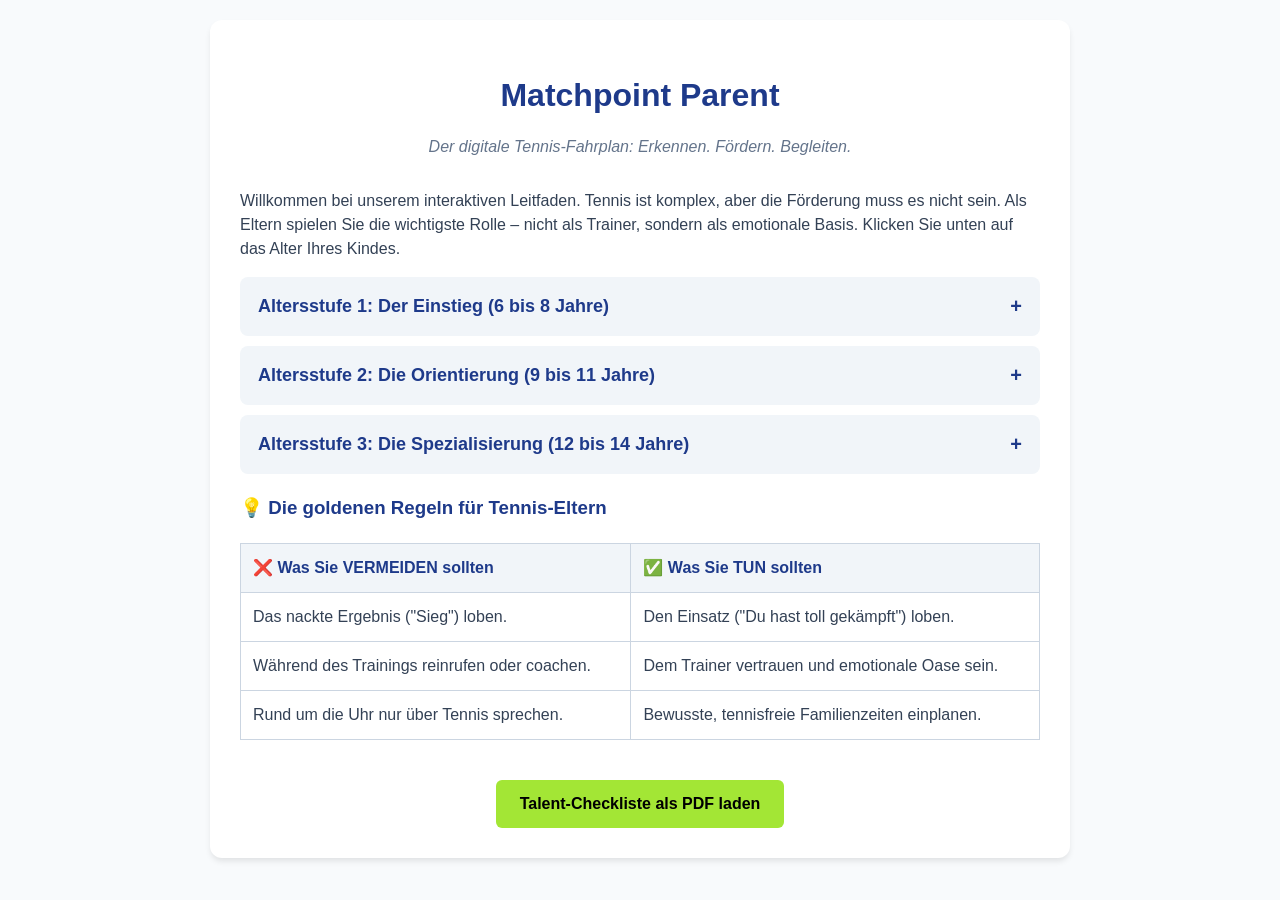
<file: foerderung ab 6.html>
<!DOCTYPE html>
<html lang="de">
<head>
    <meta charset="UTF-8">
    <meta name="viewport" content="width=device-width, initial-scale=1.0">
    <title>Matchpoint Parent - Tennis-Talent richtig fördern</title>
    <style>
        :root {
            --primary: #1e3a8a;
            --secondary: #a3e635;
            --text: #334155;
            --bg: #f8fafc;
            --white: #ffffff;
        }
        
        body {
            font-family: -apple-system, BlinkMacSystemFont, "Segoe UI", Roboto, sans-serif;
            line-height: 1.5;
            color: var(--text);
            background-color: var(--bg);
            margin: 0;
            padding: 20px;
        }

        .container {
            max-width: 800px;
            margin: 0 auto;
            background: var(--white);
            padding: 30px;
            border-radius: 12px;
            box-shadow: 0 4px 6px -1px rgba(0,0,0,0.1);
        }

        h1 {
            color: var(--primary);
            text-align: center;
            margin-bottom: 5px;
        }

        .subtitle {
            text-align: center;
            color: #64748b;
            font-style: italic;
            margin-bottom: 30px;
        }

        .accordion {
            background-color: #f1f5f9;
            color: var(--primary);
            cursor: pointer;
            padding: 18px;
            width: 100%;
            border: none;
            text-align: left;
            outline: none;
            font-size: 18px;
            font-weight: bold;
            transition: 0.4s;
            border-radius: 8px;
            margin-top: 10px;
            display: flex;
            justify-content: space-between;
            align-items: center;
        }

        .active, .accordion:hover {
            background-color: #e2e8f0;
        }

        .accordion:after {
            content: '\002B';
            font-size: 20px;
            font-weight: bold;
        }

        .active:after {
            content: "\2212";
        }

        .panel {
            padding: 0 18px;
            background-color: white;
            max-height: 0;
            overflow: hidden;
            transition: max-height 0.2s ease-out;
            border-left: 3px solid var(--secondary);
        }

        h3 {
            color: var(--primary);
            margin-top: 20px;
        }

        ul {
            padding-left: 20px;
        }

        li {
            margin-bottom: 8px;
        }

        table {
            width: 100%;
            border-collapse: collapse;
            margin: 20px 0;
        }

        th, td {
            border: 1px solid #cbd5e1;
            padding: 12px;
            text-align: left;
        }

        th {
            background-color: #f1f5f9;
            color: var(--primary);
        }

        .btn-container {
            text-align: center;
            margin-top: 40px;
        }

        .btn {
            background-color: var(--secondary);
            color: #000;
            padding: 12px 24px;
            text-decoration: none;
            font-weight: bold;
            border-radius: 6px;
            display: inline-block;
            transition: transform 0.2s;
        }

        .btn:hover {
            transform: scale(1.05);
        }
    </style>
</head>
<body>

<div class="container">
    <h1>Matchpoint Parent</h1>
    <p class="subtitle">Der digitale Tennis-Fahrplan: Erkennen. Fördern. Begleiten.</p>
    
    <p>Willkommen bei unserem interaktiven Leitfaden. Tennis ist komplex, aber die Förderung muss es nicht sein. Als Eltern spielen Sie die wichtigste Rolle – nicht als Trainer, sondern als emotionale Basis. Klicken Sie unten auf das Alter Ihres Kindes.</p>

    <button class="accordion">Altersstufe 1: Der Einstieg (6 bis 8 Jahre)</button>
    <div class="panel">
        <p><em>Motto: Die Welt der Bälle entdecken – Spaß steht über Technik.</em></p>
        <h3>🔍 Worauf Sie jetzt achten sollten (Talent-Check)</h3>
        <ul>
            <li><strong>Auge-Hand-Koordination:</strong> Fängt Ihr Kind Bälle mühelos aus der Luft?</li>
            <li><strong>Antizipation:</strong> Läuft es intuitiv dorthin, wo der Ball gleich hinspringt?</li>
            <li><strong>Ball-Fokus:</strong> Will das Kind mit jedem runden Objekt sofort spielen?</li>
            <li><strong>Agilität:</strong> Bewegt es sich flink und wechselt schnell die Richtung?</li>
        </ul>
        <h3>🚀 Was Sie jetzt aktiv fördern sollten</h3>
        <ul>
            <li><strong>Polysportivität:</strong> Gehen Sie zusätzlich Turnen, Schwimmen oder Fußball spielen.</li>
            <li><strong>Das richtige Material:</strong> Nutzen Sie kindgerechte rote, weiche Bälle und kleinere Schläger.</li>
            <li><strong>Freies Spielen:</strong> Lassen Sie Ihr Kind Bälle ohne starre Regeln gegen Wände schlagen.</li>
            <li><strong>Ergebnis-Freiheit:</strong> Loben Sie immer den Versuch, niemals das fehlerfreie Ergebnis.</li>
        </ul>
    </div>

    <button class="accordion">Altersstufe 2: Die Orientierung (9 bis 11 Jahre)</button>
    <div class="panel">
        <p><em>Motto: Das goldene Lernalter – Technik saugen wie ein Schwamm.</em></p>
        <h3>🔍 Worauf Sie jetzt achten sollten (Talent-Check)</h3>
        <ul>
            <li><strong>Lern-Geschwindigkeit:</strong> Setzt das Kind Trainer-Anweisungen nach wenigen Minuten um?</li>
            <li><strong>Frustrationstoleranz:</strong> Bleibt es nach Fehlern fokussiert oder verliert es die Lust?</li>
            <li><strong>Wettkampfdrang:</strong> Liebt es Ihr Kind, Punkte auszuspielen und Matches zu fordern?</li>
            <li><strong>Biologischer Vorsprung:</strong> Unterscheiden Sie echtes Talent von reinem Wachstumsvorsprung.</li>
        </ul>
        <h3>🚀 Was Sie jetzt aktiv fördern sollten</h3>
        <ul>
            <li><strong>Präzise Beinarbeit:</strong> Der Fokus im Training muss jetzt stark auf dem "Split-Step" liegen.</li>
            <li><strong>Erste Matchpraxis:</strong> Melden Sie Ihr Kind bei kleinen, regionalen Turnieren (U9/U10) an.</li>
            <li><strong>Orange & Grüne Bälle:</strong> Nutzen Sie die altersgerechten, leicht reduzierten Ballstufen.</li>
            <li><strong>Zweite Sportart halten:</strong> Leichtathletik (Schnelligkeit) ergänzt Tennis jetzt perfekt.</li>
        </ul>
    </div>

    <button class="accordion">Altersstufe 3: Die Spezialisierung (12 bis 14 Jahre)</button>
    <div class="panel">
        <p><em>Motto: Der Weg zum Athleten – Psyche und Taktik entscheiden.</em></p>
        <h3>🔍 Worauf Sie jetzt achten sollten (Talent-Check)</h3>
        <ul>
            <li><strong>Intrinsischer Antrieb:</strong> Packt Ihr Kind die Tasche selbst? Will es von sich aus mehr trainieren?</li>
            <li><strong>Mentale Stärke:</strong> Kann es enge Spielstände (z.B. Tie-Breaks) ruhig zu Ende spielen?</li>
            <li><strong>Regeneration:</strong> Erholt sich der Körper schnell nach harten Matches?</li>
        </ul>
        <h3>🚀 Was Sie jetzt aktiv fördern sollten</h3>
        <ul>
            <li><strong>Taktik-Training:</strong> Matchmuster verstehen lernen (z.B. "Wie öffne ich den Platz?").</li>
            <li><strong>Spezifische Athletik:</strong> Kraft-, Schnelligkeits- und Rumpfstabilitätstraining zur Prävention.</li>
            <li><strong>Professionelles Umfeld:</strong> Anbindung an den Landesverband oder Leistungsstützpunkte suchen.</li>
            <li><strong>Schule & Sport:</strong> Unterstützen Sie aktiv beim Zeitmanagement im Alltag.</li>
        </ul>
    </div>

    <h3>💡 Die goldenen Regeln für Tennis-Eltern</h3>
    <table>
        <thead>
            <tr>
                <th>❌ Was Sie VERMEIDEN sollten</th>
                <th>✅ Was Sie TUN sollten</th>
            </tr>
        </thead>
        <tbody>
            <tr>
                <td>Das nackte Ergebnis ("Sieg") loben.</td>
                <td>Den Einsatz ("Du hast toll gekämpft") loben.</td>
            </tr>
            <tr>
                <td>Während des Trainings reinrufen oder coachen.</td>
                <td>Dem Trainer vertrauen und emotionale Oase sein.</td>
            </tr>
            <tr>
                <td>Rund um die Uhr nur über Tennis sprechen.</td>
                <td>Bewusste, tennisfreie Familienzeiten einplanen.</td>
            </tr>
        </tbody>
    </table>

    <div class="btn-container">
        <a href="#" class="btn">Talent-Checkliste als PDF laden</a>
    </div>
</div>

<script>
    const acc = document.getElementsByClassName("accordion");
    for (let i = 0; i < acc.length; i++) {
        acc[i].addEventListener("click", function() {
            this.classList.toggle("active");
            const panel = this.nextElementSibling;
            if (panel.style.maxHeight) {
                panel.style.maxHeight = null;
            } else {
                panel.style.maxHeight = panel.scrollHeight + "px";
            } 
        });
    }
</script>

</body>
</html>
</file>
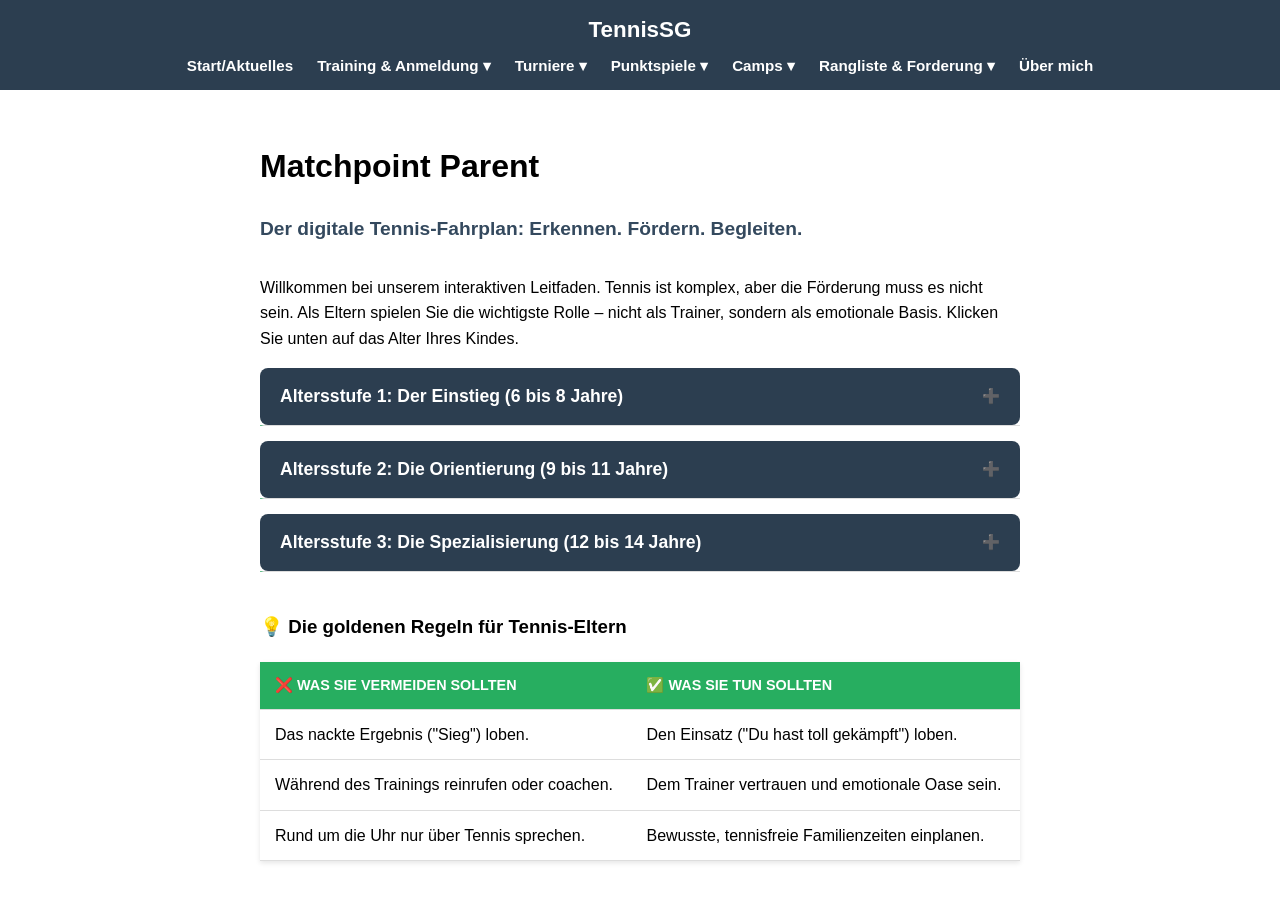
<file: foerderung_ab_6.html>
<!DOCTYPE html>
<html lang="de">
<head>
    <meta charset="UTF-8">
    <meta name="viewport" content="width=device-width, initial-scale=1.0">
    <title>Matchpoint Parent - Tennis-Talent richtig fördern</title>
    <link rel="stylesheet" href="style.css"> 
</head>
<body>

<header>
    <h1>TennisSG</h1>
    <div id="nav-placeholder"></div>
</header>

<div class="container">
    <h1>Matchpoint Parent</h1>
    <p class="subtitle"><strong>Der digitale Tennis-Fahrplan: Erkennen. Fördern. Begleiten.</strong></p>
    
    <p>Willkommen bei unserem interaktiven Leitfaden. Tennis ist komplex, aber die Förderung muss es nicht sein. Als Eltern spielen Sie die wichtigste Rolle – nicht als Trainer, sondern als emotionale Basis. Klicken Sie unten auf das Alter Ihres Kindes.</p>

    <!-- Altersstufe 1 -->
    <button class="accordion">Altersstufe 1: Der Einstieg (6 bis 8 Jahre)</button>
    <div class="panel">
        <div class="panel-content">
            <p><em>Motto: Die Welt der Bälle entdecken – Spaß steht über Technik.</em></p>
            <h3>🔍 Worauf Sie jetzt achten sollten (Talent-Check)</h3>
            <ul>
                <li><strong>Auge-Hand-Koordination:</strong> Fängt Ihr Kind Bälle mühelos aus der Luft?</li>
                <li><strong>Antizipation:</strong> Läuft es intuitiv dorthin, wo der Ball gleich hinspringt?</li>
                <li><strong>Ball-Fokus:</strong> Will das Kind mit jedem runden Objekt sofort spielen?</li>
                <li><strong>Agilität:</strong> Bewegt es sich flink und wechselt schnell die Richtung?</li>
            </ul>
            <h3>🚀 Was Sie jetzt aktiv fördern sollten</h3>
            <ul>
                <li><strong>Polysportivität:</strong> Gehen Sie zusätzlich Turnen, Schwimmen oder Fußball spielen.</li>
                <li><strong>Das richtige Material:</strong> Nutzen Sie kindgerechte rote, weiche Bälle und kleinere Schläger.</li>
                <li><strong>Freies Spielen:</strong> Lassen Sie Ihr Kind Bälle ohne starre Regeln gegen Wände schlagen.</li>
                <li><strong>Ergebnis-Freiheit:</strong> Loben Sie immer den Versuch, niemals das fehlerfreie Ergebnis.</li>
            </ul>
        </div>
    </div>

    <!-- Altersstufe 2 -->
    <button class="accordion">Altersstufe 2: Die Orientierung (9 bis 11 Jahre)</button>
    <div class="panel">
        <div class="panel-content">
            <p><em>Motto: Das goldene Lernalter – Technik saugen wie ein Schwamm.</em></p>
            <h3>🔍 Worauf Sie jetzt achten sollten (Talent-Check)</h3>
            <ul>
                <li><strong>Lern-Geschwindigkeit:</strong> Setzt das Kind Trainer-Anweisungen nach wenigen Minuten um?</li>
                <li><strong>Frustrationstoleranz:</strong> Bleibt es nach Fehlern fokussiert oder verliert es die Lust?</li>
                <li><strong>Wettkampfdrang:</strong> Liebt es Ihr Kind, Punkte auszuspielen und Matches zu fordern?</li>
                <li><strong>Biologischer Vorsprung:</strong> Unterscheiden Sie echtes Talent von reinem Wachstumsvorsprung.</li>
            </ul>
            <h3>🚀 Was Sie jetzt aktiv fördern sollten</h3>
            <ul>
                <li><strong>Präzise Beinarbeit:</strong> Der Fokus im Training muss jetzt stark auf dem "Split-Step" liegen.</li>
                <li><strong>Erste Matchpraxis:</strong> Melden Sie Ihr Kind bei kleinen, regionalen Turnieren (U9/U10) an.</li>
                <li><strong>Orange & Grüne Bälle:</strong> Nutzen Sie die altersgerechten, leicht reduzierten Ballstufen.</li>
                <li><strong>Zweite Sportart halten:</strong> Leichtathletik (Schnelligkeit) ergänzt Tennis jetzt perfekt.</li>
            </ul>
        </div>
    </div>

    <!-- Altersstufe 3 -->
    <button class="accordion">Altersstufe 3: Die Spezialisierung (12 bis 14 Jahre)</button>
    <div class="panel">
        <div class="panel-content">
            <p><em>Motto: Der Weg zum Athleten – Psyche und Taktik entscheiden.</em></p>
            <h3>🔍 Worauf Sie jetzt achten sollten (Talent-Check)</h3>
            <ul>
                <li><strong>Intrinsischer Antrieb:</strong> Packt Ihr Kind die Tasche selbst? Will es von sich aus mehr trainieren?</li>
                <li><strong>Mentale Stärke:</strong> Kann es enge Spielstände (z.B. Tie-Breaks) ruhig zu Ende spielen?</li>
                <li><strong>Regeneration:</strong> Erholt sich der Körper schnell nach harten Matches?</li>
            </ul>
            <h3>🚀 Was Sie jetzt aktiv fördern sollten</h3>
            <ul>
                <li><strong>Taktik-Training:</strong> Matchmuster verstehen lernen (z.B. "Wie öffne ich den Platz?").</li>
                <li><strong>Spezifische Athletik:</strong> Kraft-, Schnelligkeits- und Rumpfstabilitätstraining zur Prävention.</li>
                <li><strong>Professionelles Umfeld:</strong> Anbindung an den Landesverband oder Leistungsstützpunkte suchen.</li>
                <li><strong>Schule & Sport:</strong> Unterstützen Sie aktiv beim Zeitmanagement im Alltag.</li>
            </ul>
        </div>
    </div>

    <!-- Goldene Regeln Tabelle -->
    <h3 style="margin-top: 40px;">💡 Die goldenen Regeln für Tennis-Eltern</h3>
    <table>
        <thead>
            <tr>
                <th>❌ Was Sie VERMEIDEN sollten</th>
                <th>✅ Was Sie TUN sollten</th>
            </tr>
        </thead>
        <tbody>
            <tr>
                <td>Das nackte Ergebnis ("Sieg") loben.</td>
                <td>Den Einsatz ("Du hast toll gekämpft") loben.</td>
            </tr>
            <tr>
                <td>Während des Trainings reinrufen oder coachen.</td>
                <td>Dem Trainer vertrauen und emotionale Oase sein.</td>
            </tr>
            <tr>
                <td>Rund um die Uhr nur über Tennis sprechen.</td>
                <td>Bewusste, tennisfreie Familienzeiten einplanen.</td>
            </tr>
        </tbody>
    </table>

</div>

<!-- JavaScript für das sanfte Auf- und Zuklappen -->
<script>
    const acc = document.getElementsByClassName("accordion");
    for (let i = 0; i < acc.length; i++) {
        acc[i].addEventListener("click", function() {
            this.classList.toggle("active");
            const panel = this.nextElementSibling;
            if (panel.style.maxHeight) {
                panel.style.maxHeight = null;
            } else {
                panel.style.maxHeight = panel.scrollHeight + "px";
            } 
        });
    }
</script>

<!-- Script zum automatischen Laden deiner nav.html -->
<script>
    fetch('nav.html')
        .then(response => response.text())
        .then(data => {
            document.getElementById('nav-placeholder').innerHTML = data;
        })
        .catch(error => console.error('Fehler beim Laden der Navigation:', error));
</script>

</body>
</html>
</file>
<file: style.css>
/* Das sorgt dafür, dass Abstände die Boxen nicht breiter machen als das Handy-Display */
* {box-sizing: border-box;}

/* --- 1. HEADER & GRUNDSTRUKTUR --- */
header {position: fixed;top: 0; left: 0; width: 100%;background-color: #2c3e50;z-index: 10000;height: 90px;display: flex;flex-direction: column;align-items: center;justify-content: center;}
header h1 { color: white; margin: 0; font-size: 1.4rem; }
body { padding-top: 100px !important; } /* Platz für den fixen Header */

/* --- 2. NAVIGATION DESKTOP (Normalansicht) --- */
#nav-list { display: flex; list-style: none; padding: 0; margin: 5px 0 0 0; }
#nav-list li { margin: 0 12px; position: relative; }
#nav-list a { color: white; text-decoration: none; font-weight: bold; font-size: 0.95rem; }
.menu-icon { display: none; } /* Auf PC unsichtbar */

/* Dropdown Desktop */
.dropdown-content {display: none; position: absolute; background: #34495e;min-width: 180px; z-index: 10001; box-shadow: 0 8px 16px rgba(0,0,0,0.2);}
.dropdown-content a { padding: 10px; display: block; font-size: 0.85rem !important; }
.dropdown:hover .dropdown-content { display: block; }

body { font-family: Arial, sans-serif; margin: 0; line-height: 1.6;padding-top: 100px;/* Dieser Wert muss evtl. feinjustiert werden */ }
main { padding: 40px; max-width: 800px; margin: auto; }
footer { text-align: center; padding: 20px; background: #eee; font-size: 0.9em; }

table { width: 100%; border-collapse: collapse; margin-top: 20px; background: #fff; box-shadow: 0 2px 5px rgba(0,0,0,0.1); }
th, td { padding: 12px 15px; text-align: left; border-bottom: 1px solid #ddd; }
th { background: #27ae60; color: white; text-transform: uppercase; font-size: 0.9em; }
tr:hover { background: #f9f9f9; }
td a { text-decoration: none; color: #2c3e50; font-weight: bold; display: block; }



/* Clubmeisterschaften*/

.info-grid { display: flex;flex-wrap: wrap; /* Erlaubt das Umbrechen auf dem Handy */ gap: 20px; margin: 30px 0; }
.info-grid p {flex: 1; min-width: 280px; /* Bricht unter 280px Breite automatisch in die nächste Zeile */background: #fdfdfd;border: 1px solid #eee;padding: 20px;border-radius: 8px;}
.info-box { flex: 1; background: #f4f4f4; padding: 20px; border-left: 5px solid #27ae60; border-radius: 5px; }

.cta-section { background: #2c3e50; color: white; padding: 30px; text-align: center; border-radius: 10px; }
.button { display: inline-block; background: #27ae60; color: white; padding: 10px 20px; text-decoration: none; border-radius: 5px; margin-top: 15px; }
.button:hover { background: #219150; }

.deadline-urgent { color: #e74c3c; font-weight: bold; }
.footer-nav a:hover { text-decoration: underline; color: #27ae60 !important; }

.pdf-container { width: 100%; max-width: 900px; margin: 20px auto; overflow: hidden; border-radius: 8px; box-shadow: 0 4px 15px rgba(0,0,0,0.1); }

.profile-header { margin-bottom: 40px; }
.experience { font-size: 1.2rem; color: #27ae60; font-weight: bold; margin-bottom: 20px; }
.contact-card { background: #f8f9fa; border: 1px solid #ddd; padding: 20px; border-radius: 10px; max-width: 400px; box-shadow: 0 4px 6px rgba(0,0,0,0.05); }
.contact-card p { margin: 10px 0; }
.contact-card a { color: #2c3e50; text-decoration: none; font-weight: bold; }
.contact-card a:hover { color: #27ae60; text-decoration: underline; }
.contact-card a[href*="wa.me"] { color: #25D366; }
.price-info { font-size: 1.1rem; color: #c0392b; margin: 15px 0 !important; }


.highlight-box {background-color: #e8f5e9;padding: 20px;border-radius: 8px;border-left: 6px solid #27ae60;margin-bottom: 30px;}
.donation-info {background: #fdf2e9;padding: 15px;border-radius: 8px;margin: 20px 0;border: 1px dashed #e67e22;text-align: center;}


/* Falls noch nicht geschehen: WhatsApp & Telefon Farben */
.whatsapp-btn { background-color: #25D366 !important; }
.call-btn { background-color: #3498db !important; }
.paypal-btn {background-color: #0070ba !important; /* PayPal Blau */color: white !important;font-weight: bold;}
.paypal-btn:hover {background-color: #005ea6 !important;text-decoration: none;}
.trophy-box { background: linear-gradient(135deg, #fff9e6 0%, #ffecb3 100%);border: 2px solid #ffcc00 !important;text-align: center;}
.trophy-box h3 {color: #b8860b;}
.small-text {font-size: 0.9rem;line-height: 1.4;}

.mode-details ul {list-style-type: "🎾 ";padding-left: 20px;}
.mode-details h3 {margin-top: 0;}


/* Dunkelgrüne Box für die Siegerehrung */
.award-ceremony-box {background-color: #1b4d3e; /* Edles Dunkelgrün */color: #ffffff; /* Weiße Schrift für Kontrast */padding: 25px;border-radius: 10px;text-align: center;margin: 30px 0;box-shadow: 0 4px 10px rgba(0,0,0,0.2);border: 2px solid #27ae60;}
.award-ceremony-box h3 {margin-top: 0;color: #f1c40f; /* Goldene Farbe für die Überschrift */text-transform: uppercase;letter-spacing: 1px;}
.award-ceremony-box p {font-size: 1.1rem;margin-bottom: 0;}
.mentor-box {background-color: #f0f7ff;border-left: 5px solid #3498db;}
.schedule-box {background: #fff;padding: 20px;border-radius: 10px;margin: 20px 0;box-shadow: 0 2px 5px rgba(0,0,0,0.1);}
.schedule-table {width: 100%;border-collapse: collapse;}
.schedule-table td {padding: 10px;border-bottom: 1px solid #eee;}
.schedule-table tr:last-child td {border-bottom: none;}
.contact-list {text-align: left;max-width: 500px;margin: 20px auto;background: rgba(255,255,255,0.1);padding: 15px;border-radius: 8px;}
.contact-item {margin-bottom: 10px;padding-bottom: 5px;border-bottom: 1px solid rgba(255,255,255,0.2);}
.contact-item a {color: white;text-decoration: underline;}
.intro-text {font-size: 1.1rem;line-height: 1.6;color: #34495e;margin-bottom: 30px;}


/* training.html*/
.reason-grid {display: flex;flex-wrap: wrap; /* Erlaubt das Umbrechen auf dem Handy */ gap: 20px;margin-bottom: 30px;}
.reason-card {flex: 1; min-width: 280px; /* Bricht unter 280px Breite automatisch in die nächste Zeile */background: #fdfdfd;border: 1px solid #eee;padding: 20px;border-radius: 8px;}

.health-box {background-color: #e8f5e9; /* Zartes Grün */padding: 25px;border-radius: 12px;margin-top: 40px;border-left: 8px solid #2ecc71;}
.did-you-know {margin-top: 15px;padding: 10px;background: rgba(255, 255, 255, 0.5);border-radius: 5px;font-style: italic;}
.detailed-article {max-width: 800px;margin: 0 auto;line-height: 1.8;}

.elixir-point {margin-bottom: 40px;padding-bottom: 20px;border-bottom: 1px solid #eee;}
.elixir-point h3 {color: #27ae60;font-size: 1.4rem;margin-bottom: 10px;}
.summary-box {background-color: #2c3e50;color: white;padding: 30px;border-radius: 10px;text-align: center;font-size: 1.2rem;}
.training-table {width: 100%;border-collapse: collapse;margin-top: 20px;}
.training-table th, .training-table td {padding: 12px;text-align: left;border-bottom: 1px solid #ddd;vertical-align: top; /* Text oben ausrichten, wie in der PDF */}
.training-table th {background-color: #2c3e50;color: white;}
.download-container {display: flex;flex-direction: column;align-items: center;gap: 15px;margin: 30px 0;}

/* Der Info-Button (Dunkelblau/Grau) */
.info-btn {background-color: #34495e !important;color: white !important;padding: 12px 25px;text-decoration: none;border-radius: 5px;display: inline-block;font-weight: bold;}
.info-btn:hover {background-color: #2c3e50 !important;}
/* Der Anmelde-Button (Grün) */
.signup-btn {background-color: #27ae60 !important;color: white !important;padding: 15px 30px;text-decoration: none;border-radius: 5px;display: inline-block;font-weight: bold;font-size: 1.1rem;box-shadow: 0 4px 6px rgba(0,0,0,0.1);}
.signup-btn:hover {    background-color: #219150 !important;}
html {scroll-behavior: smooth;/* Dieser Wert muss der Höhe deines fixierten Headers entsprechen (ca. 140px - 180px) */scroll-padding-top: 160px; }

/* training.html - Anmeldung Whatsapp */
.day-row {display: flex;align-items: center;gap: 10px;margin-bottom: 10px;border-bottom: 1px solid #eee; padding-bottom: 5px;}
.day-label {width: 85px;font-weight: bold;}
.day-row select {flex: 1;padding: 5px;font-size: 0.9rem;}


/* WArum ist 2x Training besser als 1x Vergleich */

.comparison-container {
        display: flex;
        gap: 20px;
        margin: 30px 0;
        flex-wrap: wrap;
    }

    .box {
        flex: 1;
        min-width: 300px;
        padding: 25px;
        border-radius: 10px;
        box-shadow: 0 4px 10px rgba(0,0,0,0.05);
    }

    .box-1x {
        background-color: #f1f1f1;
        border: 1px solid #ccc;
    }

    .box-2x {
        background-color: #e8f5e9; /* Leichtes Grün */
        border: 2px solid #4caf50;
        position: relative;
    }

    .badge {
        position: absolute;
        top: -15px;
        right: 15px;
        background: #4caf50;
        color: white;
        padding: 5px 15px;
        border-radius: 20px;
        font-size: 0.8em;
        font-weight: bold;
    }

    .box h2 {
        margin-top: 0;
        font-size: 1.4em;
    }

    .box ul {
        padding-left: 20px;
    }

    .box li {
        margin-bottom: 10px;
    }

    .timer-info {
        font-weight: bold;
        color: #d32f2f;
        display: block;
        margin-top: 15px;
        font-size: 1.1em;
    }

    .success-info {
        font-weight: bold;
        color: #2e7d32;
        display: block;
        margin-top: 15px;
        font-size: 1.1em;
    }



    
.hospitality {background-color: #fff4e6; /* Zartes Orange für Gastfreundschaft */border-left: 5px solid #e67e22;}
.logistics {background-color: #e3f2fd; /* Zartes Blau für Transport */border-left: 5px solid #3498db;}
.schedule-box {background: #f9f9f9;padding: 20px;border: 1px solid #ddd;border-radius: 8px;margin: 30px 0;}

.intro-text {font-style: italic;font-size: 1.1rem;color: #555;border-left: 3px solid #ccc;padding-left: 15px;margin-bottom: 25px;}
.time-badge {display: inline-block;background-color: #3498db;color: white;padding: 2px 8px;border-radius: 4px;font-size: 0.9em;font-weight: bold;}
.checklist-box {background-color: #f0f7ff;border-left: 5px solid #3498db;}
.check-list {list-style: none;padding-left: 0;}
.check-list li::before {content: "🎾 ";margin-right: 5px;}



/* Match-Vorbereitung */

.agassi-quote {background: #1b4d3e;color: white;padding: 25px;border-radius: 10px;margin: 30px 0;}
.agassi-quote h3 { color: #f1c40f; }
.agassi-check-container {background: rgba(255, 255, 255, 0.1);padding: 15px;border-radius: 8px;margin-top: 15px;text-align: left;}
.agassi-hint {font-size: 0.9rem;margin-top: 15px;opacity: 0.8;}

.matchplan-guide .step-card {background: #fff;border: 1px solid #ddd;padding: 15px;margin-bottom: 10px; border-radius: 5px;}
.matchplan-download {background-color: #fdf2e9; /* Dein helles Pfirsich/Rosa */border: 2px dashed #e67e22;padding: 30px;text-align: center;border-radius: 15px;margin-top: 40px;color: #2c3e50 !important; /* Dunkle Schrift für maximale Lesbarkeit */}
.matchplan-download h3 {color: #d35400 !important; /* Kräftiges Orange für die Überschrift */margin-bottom: 15px;}
.matchplan-download p {color: #2c3e50 !important;font-size: 1.1rem;line-height: 1.5;}
.hint {color: #7f8c8d !important; /* Ein dezentes Grau für den kleinen Hinweis unten */font-style: italic;margin-top: 15px;}

.check-item {display: block;margin: 10px 0;cursor: pointer;font-size: 1rem;}
.check-item input[type="checkbox"] {margin-right: 10px;transform: scale(1.2); /* Macht die Box auf dem Handy größer */accent-color: #f1c40f; /* Goldener Haken */}



/* --- STYLING FÜR DIE REKORDE-SEITE --- */

/* Der Hintergrund der gesamten Sektion */
.records-section {padding: 20px;background-color: #f4f7f6; /* Ganz helles Grau/Grün für den Hintergrund */border-radius: 15px;}
/* Die Container-Karten für jede Disziplin */
.record-card {background: #ffffff; /* Weißer Karten-Hintergrund */border-radius: 12px;box-shadow: 0 4px 15px rgba(0,0,0,0.1); /* Schatten, damit die Karte "schwebt" */margin-bottom: 40px;overflow: visible !important /* Erlaubt das Rausragen von Elementen */;border: 1px solid #ddd;}
/* Der dunkelgrüne Header der Karte */
.record-header {background-color: #1b4d3e; /* Edles Tennis-Dunkelgrün */color: white;padding: 15px 20px;border-bottom: 3px solid #27ae60;position: relative; /* Wichtig für die Positionierung des Tooltips */}
.record-header h3 { display: flex;         /* Aktiviert die Reihe */
    align-items: center;   /* Zentriert Icon und Text vertikal zueinander */
    justify-content: center; /* Hält das ganze Paket in der Mitte der grünen Box */
    gap: 10px;             /* Erzeugt den Abstand zwischen Text und Icon */
    margin: 0;
}
/* Tabellen-Styling innerhalb der Karten */
.detailed-record-table {width: 100%;border-collapse: collapse;background-color: white;}
.detailed-record-table th {background-color: #f8f9fa;color: #2c3e50;padding: 12px;font-size: 0.85rem;text-transform: uppercase;border-bottom: 2px solid #eee;}
.detailed-record-table td {padding: 15px 10px;border-bottom: 1px solid #eee;text-align: center;color: #333;}
/* Die Spalte mit den Rekord-Zahlen hervorheben */
.detailed-record-table td.score {font-weight: bold;color: #27ae60;background-color: #f1f8f5;width: 20%; /* Etwas breiter für das Jahr */white-space: nowrap; /* Verhindert Zeilenumbruch bei Jahr */}
/* Zeilen beim Drüberfahren hervorheben */
.detailed-record-table tr:hover {background-color: #f9f9f9;}
/* Altersklassen-Spalte fett machen */
.detailed-record-table td:first-child {font-weight: bold;background-color: #fcfcfc;color: #1b4d3e;width: 10%;}    
/* Die Challenge-Box am Ende */
.challenge-box {background-color: #2c3e50;color: white;padding: 30px;text-align: center;border-radius: 12px;margin-top: 50px;border: 2px solid #f1c40f; /* Goldener Rahmen */}
.record-submission {margin-top: 50px;padding-bottom: 50px;}
.submission-card {background: #fff;padding: 30px;border-radius: 15px;border: 2px solid #27ae60;box-shadow: 0 4px 20px rgba(0,0,0,0.1);}
.form-group {display: flex;gap: 15px;margin-bottom: 15px;}
.form-group input, .form-group select {flex: 1;padding: 12px;border: 1px solid #ddd;border-radius: 5px;font-size: 1rem;}

/* Infofelder Rekord-Seite */
/* Das Info-Icon Styling */
.info-icon {position: relative;display: inline-block;cursor: help;margin-left: 10px;font-size: 1.1rem;color: #f1c40f; /* Gold-Gelb */}
/* Der versteckte Text-Kasten */
.tooltip-text {visibility: hidden;width: 240px;background-color: #2c3e50;color: #fff;text-align: left;border-radius: 8px;padding: 15px;position: absolute;z-index: 10005;/* ÄNDERUNG: Nach unten aufklappen statt nach oben */top: 120%; /* Erscheint unter dem Icon */left: 50%;transform: translateX(-50%); /* Saubere Zentrierung */opacity: 0;transition: opacity 0.3s;font-size: 0.9rem;line-height: 1.4;box-shadow: 0 8px 20px rgba(0,0,0,0.4);font-weight: normal;}
/* Den kleinen Pfeil nach OBEN zeigen lassen */
.tooltip-text::after {content: "";position: absolute;bottom: 100%; /* Pfeil oben am Kasten */left: 50%;margin-left: -5px;border-width: 5px;border-style: solid;border-color: transparent transparent #2c3e50 transparent;}
/* Zeige das Feld, wenn man auf das Icon tippt */
.info-icon:active .tooltip-text,
/* Anzeigen beim Drüberfahren */
.info-icon:hover .tooltip-text {visibility: visible;opacity: 1;}
/* Mobile Optimierung: Auf dem Handy zeigen wir es beim Tippen */
@media screen and (max-width: 768px) {
        .tooltip-text {
        position: fixed;    /* Klebt am Bildschirm, nicht am Icon */
        top: 30%;           /* Erscheint im oberen Drittel des Handys */
        left: 10%;          /* 10% Abstand vom linken Rand */
        width: 80% !important; /* Nutzt 80% der Handybreite */
        margin-left: 0;
        transform: none;
        visibility: hidden;
        z-index: 20000;     /* Ganz oben auf der Ebene */
    }
}


/* Ranglisten.html */

.strategy-box {background-color: #f0f7ff;padding: 20px;border-radius: 10px; border-left: 5px solid #3498db;margin: 30px 0;}
.price-hint {background: #fff5f5;padding: 10px;border: 1px solid #feb2b2;border-radius: 5px;font-size: 0.9rem;}
.check-container {background: #f9f9f9;padding: 20px;border: 1px solid #ddd;border-radius: 10px;}
.ranking-box {background: #fff;padding: 20px;border-radius: 10px;box-shadow: 0 2px 8px rgba(0,0,0,0.1);margin-bottom: 20px;}
.ranking-box ol {padding-left: 20px;font-weight: bold;color: #2c3e50;}
.ranking-box li {margin-bottom: 8px;padding-bottom: 5px;border-bottom: 1px dotted #ccc;}
.rule-card {background: #fdfdfd;border: 1px solid #ddd;padding: 20px;margin-bottom: 15px;border-radius: 8px;}



/* --- 3. MOBILE NAVIGATION (Handy unter 768px) --- */

/* Globale Rettung gegen das Wackeln der Seite */

html, body {max-width: 100%;overflow-x: hidden; /* Verhindert das seitliche Schieben */margin: 0;padding: 0;}
@media screen and (max-width: 768px) {
    /* Alle Container auf volle Breite, aber ohne Überstand */
    .submission-card, .info-box, .highlight-box, .reason-card, .record-card, .section, main {width: 100% !important;max-width: 100% !important;margin: 10px 0 !important; /* Nur Abstand nach oben/unten */padding: 15px !important; /* Innenabstand verkleinern */border-left: none !important; /* Spart Platz am Rand */}
    /* Falls du Flexbox nutzt, hier das Überlappen verhindern */
    .form-group, .info-grid, .reason-grid {display: flex;flex-direction: column; /* Untereinander statt nebeneinander */width: 100%;}
    /* Verhindert, dass Input-Felder rechts rauswandern */
    input, select, textarea {width: 100% !important;max-width: 100%;}
    /* 1. Header & Layout-Fixes */
    header {display: flex !important;flex-direction: row !important;justify-content: space-between !important;padding: 0 15px !important;width: 100% !important;height: 70px !important;}
    header h1 { font-size: 1rem !important; margin: 0 !important; }
    /* 2. Burger-Icon */
    .menu-icon {display: flex !important;flex-direction: column;justify-content: center;gap: 5px;cursor: pointer;z-index: 10001;}
    .menu-icon span { width: 25px; height: 3px; background: white !important; }
    /* 3. Menü-Liste */
    #nav-list {display: none;flex-direction: column;position: absolute;top: 70px; left: 0; width: 100%;background: #2c3e50;padding: 0; margin: 0;border-top: 1px solid #3e5871;}
    #nav-list.active { display: flex !important; }
    /* 4. Dropdowns (WICHTIG!) */
    .dropdown-content {display: none; /* Standardmäßig ZU */background: #3e5871;position: static;width: 100%;}
    /* Diese Klasse wird per JavaScript für das aktive Dropdown gesetzt */
    .dropdown.open .dropdown-content {display: block !important;}
    #nav-list li { width: 100%; text-align: center; border-bottom: 1px solid #3e5871; padding: 15px 0; }
    body { padding-top: 80px !important; }
    /* Tabellen-Rettung */
    .table-container { width: 100% !important; overflow-x: auto; -webkit-overflow-scrolling: touch; margin: 10px 0; }
    table, .detailed-record-table { width: 100% !important; min-width: auto !important; font-size: 0.85rem; }
    /* Alle Boxen-Gitter auf dem Handy UNTEREINANDER stapeln */
    .info-grid, .about-grid, .reason-grid {display: flex !important;flex-direction: column !important; /* Macht aus nebeneinander -> untereinander */gap: 15px; /* Abstand zwischen den gestapelten Boxen */}
    /* Sicherstellen, dass die Boxen die volle Breite nutzen */
    .info-box, .reason-card, .about-text, .about-image {width: 100% !important;margin-left: 0 !important;margin-right: 0 !important;}
}
/* --- STYLING FÜR DIE 3 ACCORDIONS --- */

/* Der Haupt-Container, damit die Seite auf PC und Handy richtig sitzt */
.container {
    max-width: 800px;
    margin: 0 auto;
    padding: 20px;
}

.subtitle {
    font-size: 1.2rem;
    color: #34495e;
    margin-bottom: 30px;
}

/* Der Accordion-Button */
.accordion {
    background-color: #2c3e50; /* Passend zu deinem Header */
    color: white;
    cursor: pointer;
    padding: 18px 20px;
    width: 100%;
    border: none;
    text-align: left;
    outline: none;
    font-size: 1.1rem;
    font-weight: bold;
    transition: background-color 0.3s ease;
    border-radius: 8px;
    margin-top: 15px;
    display: flex;
    justify-content: space-between;
    align-items: center;
}

/* Hover-Effekt und aktiver Zustand */
.accordion:hover, .accordion.active {
    background-color: #1b4d3e; /* Das edle Tennis-Dunkelgrün aus deinem CSS */
}

/* Kleiner visueller Indikator (Plus/Minus) am rechten Rand */
.accordion::after {
    content: '\2795'; /* Plus-Zeichen */
    font-size: 0.9rem;
    color: white;
}

.accordion.active::after {
    content: "\2796"; /* Minus-Zeichen */
}

/* Das versteckte Panel für den Inhalt */
.panel {
    background-color: #ffffff;
    border-left: 4px solid #27ae60; /* Grüner Streifen passend zu deinen Boxen */
    border-right: 1px solid #ddd;
    border-bottom: 1px solid #ddd;
    border-bottom-left-radius: 8px;
    border-bottom-right-radius: 8px;
    max-height: 0;
    overflow: hidden;
    transition: max-height 0.25s ease-out; /* Sorgt für das sanfte Gleiten */
    padding: 0 20px; /* Kein vertikales Padding im geschlossenen Zustand */
}

/* Abstandshalter für den Inhalt im Panel */
.panel-content {
    padding: 20px 0;
}

.panel h3 {
    margin-top: 20px;
    color: #2c3e50;
    font-size: 1.1rem;
    border-bottom: 1px solid #eee;
    padding-bottom: 5px;
}

.panel ul {
    padding-left: 20px;
}

.panel li {
    margin-bottom: 8px;
}
</file>
